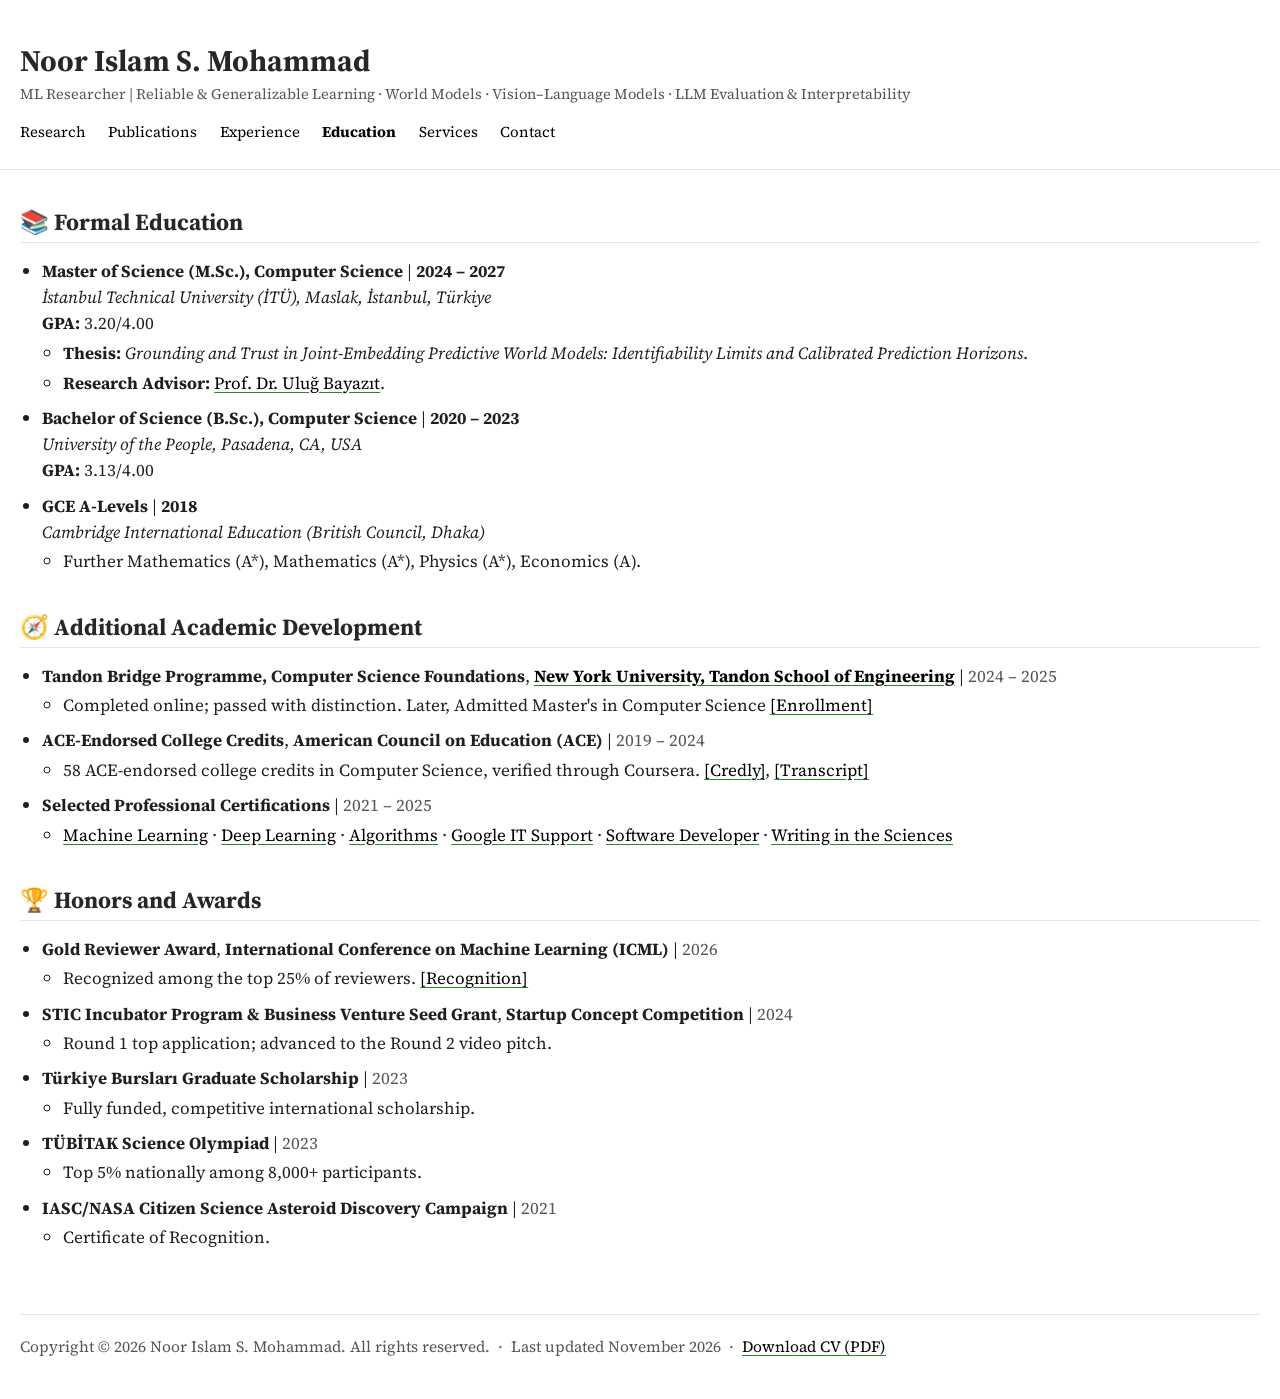
<file: education.html>
<!DOCTYPE html>
<html lang="en">
<head>
    <meta charset="UTF-8">
    <meta name="viewport" content="width=device-width, initial-scale=1.0">
    <title>Noor Islam S. Mohammad — Education</title>
    <meta name="description" content="Education, honors, and awards of Noor Islam S. Mohammad: M.Sc. in Computer Science at İstanbul Technical University, B.Sc. in Computer Science at University of the People, and GCE A-Levels.">
    <link rel="icon" href="data:image/svg+xml,%3Csvg xmlns='http://www.w3.org/2000/svg' viewBox='0 0 64 64'%3E%3Crect width='64' height='64' rx='12' fill='%238b0000'/%3E%3Ctext x='32' y='43' font-family='Georgia,serif' font-size='30' font-weight='700' fill='white' text-anchor='middle'%3ENI%3C/text%3E%3C/svg%3E">
    <link rel="preconnect" href="https://fonts.googleapis.com">
    <link rel="preconnect" href="https://fonts.gstatic.com" crossorigin>
    <link href="https://fonts.googleapis.com/css2?family=Source+Serif+4:ital,opsz,wght@0,8..60,400;0,8..60,600;0,8..60,700;1,8..60,400;1,8..60,600&display=swap" rel="stylesheet">
    <link rel="stylesheet" href="css/styles.css?v=20260920a">
</head>
<body>
<div class="wrapper">

    <div class="navbar container">
        <div class="brand">
            <a href="index.html" class="author-name">Noor Islam S. Mohammad</a>
            <span class="author-tagline">ML Researcher | Reliable &amp; Generalizable Learning &middot; World Models &middot; Vision&ndash;Language Models &middot; LLM Evaluation &amp; Interpretability</span>
        </div>
        <ul class="navbar-ul">
            <li><a href="index.html">Research</a></li>
            <li><a href="publications.html">Publications</a></li>
            <li><a href="experience.html">Experience</a></li>
            <li><a href="education.html" class="current">Education</a></li>
            <li><a href="services.html">Services</a></li>
            <li><a href="contact.html">Contact</a></li>
        </ul>
    </div>
    <hr>

    <div class="container content">

        <!-- Formal education -->
        <h2 id="formal-education">📚 Formal Education</h2>
        <hr>
        <ul class="exp">
            <li>
                <p><span class="role">Master of Science (M.Sc.), Computer Science</span> | <b>2024 &ndash; 2027</b><br>
                    <i>İstanbul Technical University (İTÜ), Maslak, İstanbul, Türkiye</i><br>
                    <b>GPA:</b> 3.20/4.00</p>
                <ul>
                    <li><b>Thesis:</b> <i>Grounding and Trust in Joint-Embedding Predictive World Models: Identifiability Limits and Calibrated Prediction Horizons</i>.</li>
                    <li><b>Research Advisor:</b> <a href="https://web.itu.edu.tr/ulugbayazit/" target="_blank" rel="noopener">Prof.&nbsp;Dr.&nbsp;Uluğ Bayazıt</a>.</li>
                </ul>
            </li>
            <li>
                <p><span class="role">Bachelor of Science (B.Sc.), Computer Science</span> | <b>2020 &ndash; 2023</b><br>
                    <i>University of the People, Pasadena, CA, USA</i><br>
                    <b>GPA:</b> 3.13/4.00</p>
            </li>
            <li>
                <p><span class="role">GCE A-Levels</span> | <b>2018</b><br>
                    <i>Cambridge International Education (British Council, Dhaka)</i></p>
                <ul>
                    <li>Further Mathematics (A*), Mathematics (A*), Physics (A*), Economics (A).</li>
                </ul>
            </li>
        </ul>

        <!-- Additional academic development -->
        <h2 id="additional-development">🧭 Additional Academic Development</h2>
        <hr>
        <ul class="exp">
            <li>
                <p><span class="role">Tandon Bridge Programme, Computer Science Foundations</span>, <span class="company"><a href="https://engineering.nyu.edu/academics/programs/nyu-tandon-bridge" target="_blank" rel="noopener">New York University, Tandon School of Engineering</a></span> | <span class="date">2024 &ndash; 2025</span></p>
                <ul>
                    <li>Completed online; passed with distinction. Later, Admitted Master's in Computer Science <a href="ac/EnrollmentCertificate.pdf" target="_blank" rel="noopener">[Enrollment]</a> </li>
                </ul>
            </li>
            <li>
                <p><span class="role">ACE-Endorsed College Credits</span>, <span class="company">American Council on Education (ACE)</span> | <span class="date">2019 &ndash; 2024</span></p>
                <ul>
                    <li>58 ACE-endorsed college credits in Computer Science, verified through Coursera. <a href="https://www.credly.com/users/nislam" target="_blank" rel="noopener">[Credly]</a>, <a href="ac/AceCredly.pdf" target="_blank" rel="noopener">[Transcript]</a></li>
                </ul>
            </li>
            <li>
                <p><span class="role">Selected Professional Certifications</span> | <span class="date">2021 &ndash; 2025</span></p>
                <ul>
                    <li>
                        <a href="https://www.coursera.org/account/accomplishments/verify/Q7PMXWTH6ATJ" target="_blank" rel="noopener">Machine Learning</a> &middot;
                        <a href="https://www.coursera.org/account/accomplishments/specialization/4H0MG3S0P14Z" target="_blank" rel="noopener">Deep Learning</a> &middot;
                        <a href="https://www.coursera.org/account/accomplishments/specialization/CBRNFD4764KK" target="_blank" rel="noopener">Algorithms</a> &middot;
                        <a href="https://www.coursera.org/account/accomplishments/specialization/ZF22BLDTSEL3" target="_blank" rel="noopener">Google IT Support</a> &middot;
                        <a href="https://www.coursera.org/account/accomplishments/specialization/RK24AADG7YDQ" target="_blank" rel="noopener">Software Developer</a> &middot;
                        <a href="https://www.coursera.org/account/accomplishments/verify/LBZFB785XHRR" target="_blank" rel="noopener">Writing in the Sciences</a>
                    </li>
                </ul>
            </li>
        </ul>

        <!-- Honors and awards -->
        <h2 id="honors">🏆 Honors and Awards</h2>
        <hr>
        <ul class="exp">
            <li>
                <p><span class="role">Gold Reviewer Award</span>, <span class="company">International Conference on Machine Learning (ICML)</span> | <span class="date">2026</span></p>
                <ul>
                    <li>Recognized among the top 25% of reviewers. <a href="ac/tmpfhextc7v.pdf" target="_blank" rel="noopener">[Recognition]</a></li>
                </ul>
            </li>
            <li>
                <p><span class="role">STIC Incubator Program &amp; Business Venture Seed Grant</span>, <span class="company">Startup Concept Competition</span> | <span class="date">2024</span></p>
                <ul>
                    <li>Round 1 top application; advanced to the Round 2 video pitch.</li>
                </ul>
            </li>
            <li>
                <p><span class="role">Türkiye Bursları Graduate Scholarship</span> | <span class="date">2023</span></p>
                <ul>
                    <li>Fully funded, competitive international scholarship.</li>
                </ul>
            </li>
            <li>
                <p><span class="role">TÜBİTAK Science Olympiad</span> | <span class="date">2023</span></p>
                <ul>
                    <li>Top 5% nationally among 8,000+ participants.</li>
                </ul>
            </li>
            <li>
                <p><span class="role">IASC/NASA Citizen Science Asteroid Discovery Campaign</span> | <span class="date">2021</span></p>
                <ul>
                    <li>Certificate of Recognition.</li>
                </ul>
            </li>
        </ul>

        <p class="footer">Copyright &copy; 2026 Noor Islam S. Mohammad. All rights reserved. &nbsp;&middot;&nbsp; Last updated November 2026 &nbsp;&middot;&nbsp; <a href="Yan-Jin_Kim_CV.pdf" target="_blank" rel="noopener">Download CV (PDF)</a></p>
    </div>
</div>

<div id="page-contents">
    <h4>Page Contents</h4>
</div>

<script src="js/main.js?v=20260920a"></script>
</body>
</html>
</file>
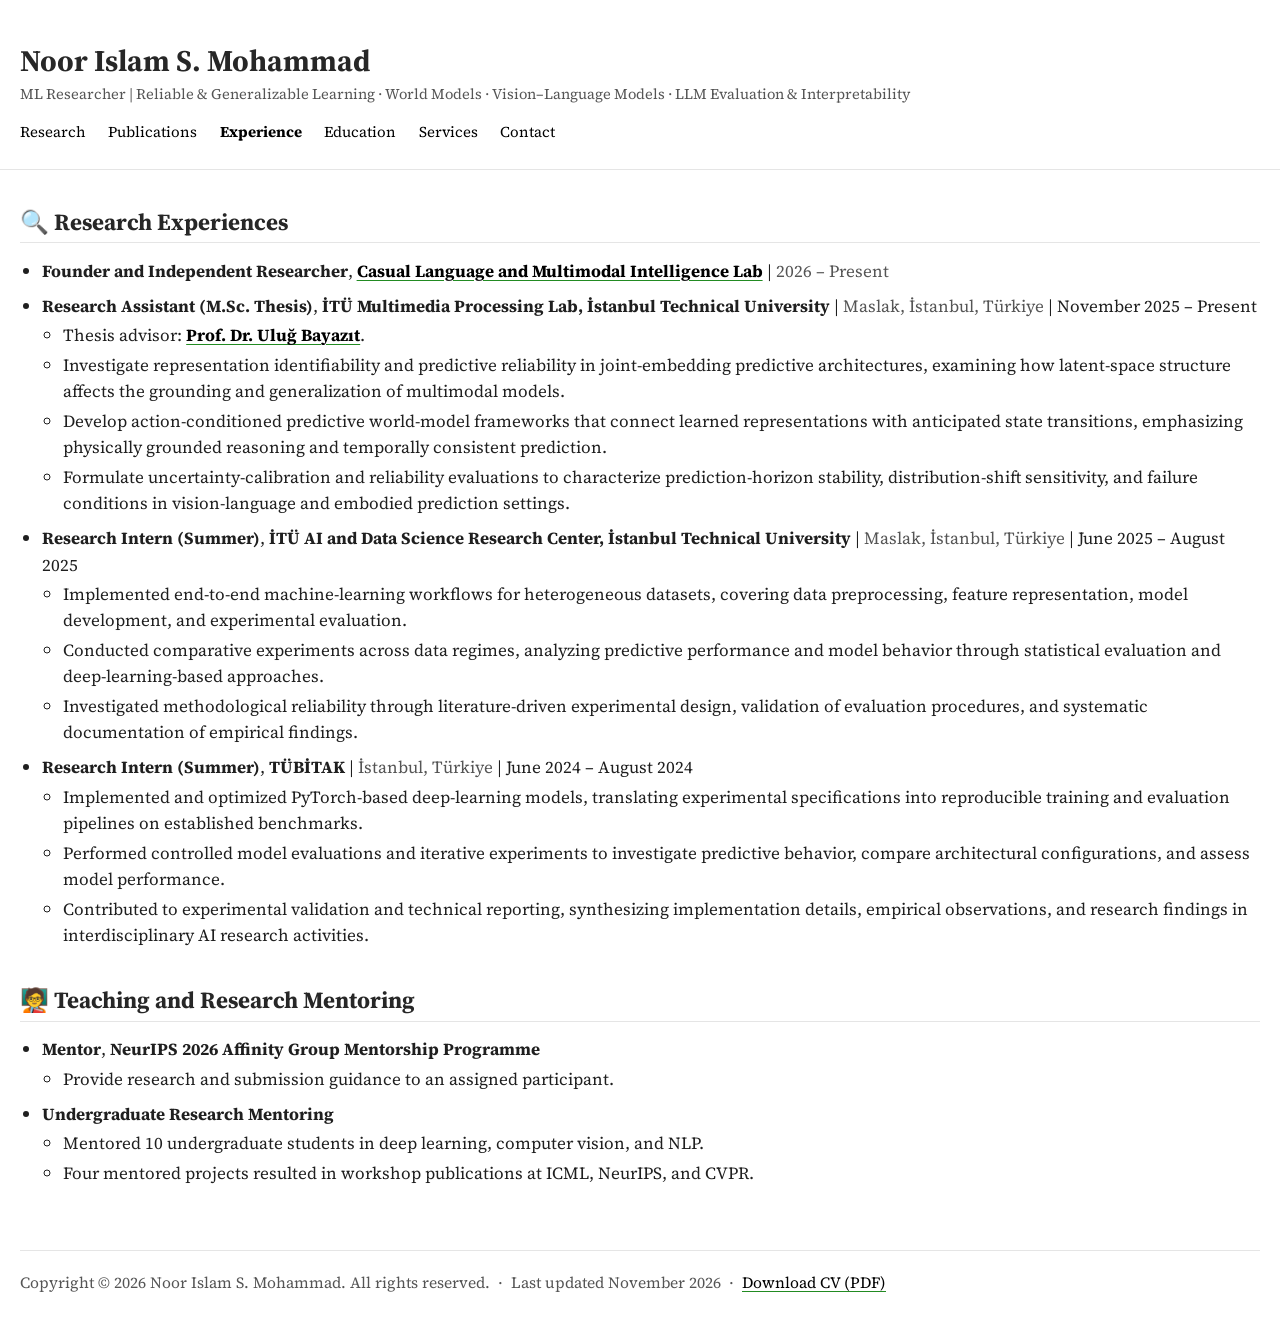
<file: experience.html>
<!DOCTYPE html>
<html lang="en">
<head>
    <meta charset="UTF-8">
    <meta name="viewport" content="width=device-width, initial-scale=1.0">
    <title>Noor Islam S. Mohammad — Experience</title>
    <meta name="description" content="Research experience and mentoring of Noor Islam S. Mohammad: Research Assistant at the İTÜ Multimedia Processing Lab (M.Sc. thesis), research internships at the İTÜ AI and Data Science Research Center and TÜBİTAK, and undergraduate research mentoring.">
    <link rel="icon" href="data:image/svg+xml,%3Csvg xmlns='http://www.w3.org/2000/svg' viewBox='0 0 64 64'%3E%3Crect width='64' height='64' rx='12' fill='%238b0000'/%3E%3Ctext x='32' y='43' font-family='Georgia,serif' font-size='30' font-weight='700' fill='white' text-anchor='middle'%3ENI%3C/text%3E%3C/svg%3E">
    <link rel="preconnect" href="https://fonts.googleapis.com">
    <link rel="preconnect" href="https://fonts.gstatic.com" crossorigin>
    <link href="https://fonts.googleapis.com/css2?family=Source+Serif+4:ital,opsz,wght@0,8..60,400;0,8..60,600;0,8..60,700;1,8..60,400;1,8..60,600&display=swap" rel="stylesheet">
    <link rel="stylesheet" href="css/styles.css?v=20260920a">
</head>
<body>
<div class="wrapper">

    <div class="navbar container">
        <div class="brand">
            <a href="index.html" class="author-name">Noor Islam S. Mohammad</a>
            <span class="author-tagline">ML Researcher | Reliable &amp; Generalizable Learning &middot; World Models &middot; Vision&ndash;Language Models &middot; LLM Evaluation &amp; Interpretability</span>
        </div>
        <ul class="navbar-ul">
            <li><a href="index.html">Research</a></li>
            <li><a href="publications.html">Publications</a></li>
            <li><a href="experience.html" class="current">Experience</a></li>
            <li><a href="education.html">Education</a></li>
            <li><a href="services.html">Services</a></li>
            <li><a href="contact.html">Contact</a></li>
        </ul>
    </div>
    <hr>

    <div class="container content">

        <!-- Research experiences -->
        <h2 id="research">🔍 Research Experiences</h2>
        <hr>
        <ul class="exp">
            <li>
                <p><span class="role">Founder and Independent Researcher</span>, <span class="company"><a href="https://clmilab.github.io/" target="_blank" rel="noopener">Casual Language and Multimodal Intelligence Lab</a></span> |
                    <span class="date">2026 &ndash; Present</span></p>
            </li>
            <li>
                <p><span class="role">Research Assistant (M.Sc. Thesis)</span>, <span class="company">İTÜ Multimedia Processing Lab, İstanbul Technical University</span> |
                    <span class="date">Maslak, İstanbul, Türkiye</span> | November 2025 &ndash; Present</p>
                <ul>
                    <li>Thesis advisor: <b><a href="https://web.itu.edu.tr/ulugbayazit/" target="_blank" rel="noopener">Prof.&nbsp;Dr.&nbsp;Uluğ Bayazıt</a></b>.</li>
                    <li>Investigate representation identifiability and predictive reliability in joint-embedding predictive architectures, examining how latent-space structure affects the grounding and generalization of multimodal models.</li>
                    <li>Develop action-conditioned predictive world-model frameworks that connect learned representations with anticipated state transitions, emphasizing physically grounded reasoning and temporally consistent prediction.</li>
                    <li>Formulate uncertainty-calibration and reliability evaluations to characterize prediction-horizon stability, distribution-shift sensitivity, and failure conditions in vision-language and embodied prediction settings.</li>
                </ul>
            </li>
            <li>
                <p><span class="role">Research Intern (Summer)</span>, <span class="company">İTÜ AI and Data Science Research Center, İstanbul Technical University</span> |
                    <span class="date">Maslak, İstanbul, Türkiye</span> | June 2025 &ndash; August 2025</p>
                <ul>
                    <li>Implemented end-to-end machine-learning workflows for heterogeneous datasets, covering data preprocessing, feature representation, model development, and experimental evaluation.</li>
                    <li>Conducted comparative experiments across data regimes, analyzing predictive performance and model behavior through statistical evaluation and deep-learning-based approaches.</li>
                    <li>Investigated methodological reliability through literature-driven experimental design, validation of evaluation procedures, and systematic documentation of empirical findings.</li>
                </ul>
            </li>
            <li>
                <p><span class="role">Research Intern (Summer)</span>, <span class="company">TÜBİTAK</span> |
                    <span class="date">İstanbul, Türkiye</span> | June 2024 &ndash; August 2024</p>
                <ul>
                    <li>Implemented and optimized PyTorch-based deep-learning models, translating experimental specifications into reproducible training and evaluation pipelines on established benchmarks.</li>
                    <li>Performed controlled model evaluations and iterative experiments to investigate predictive behavior, compare architectural configurations, and assess model performance.</li>
                    <li>Contributed to experimental validation and technical reporting, synthesizing implementation details, empirical observations, and research findings in interdisciplinary AI research activities.</li>
                </ul>
            </li>
        </ul>

        <!-- Teaching and mentoring -->
        <h2 id="mentoring">🧑‍🏫 Teaching and Research Mentoring</h2>
        <hr>
        <ul class="exp">
            <li>
                <p><span class="role">Mentor</span>, <span class="company">NeurIPS 2026 Affinity Group Mentorship Programme</span></p>
                <ul>
                    <li>Provide research and submission guidance to an assigned participant.</li>
                </ul>
            </li>
            <li>
                <p><span class="role">Undergraduate Research Mentoring</span></p>
                <ul>
                    <li>Mentored 10 undergraduate students in deep learning, computer vision, and NLP.</li>
                    <li>Four mentored projects resulted in workshop publications at ICML, NeurIPS, and CVPR.</li>
                </ul>
            </li>
        </ul>

        <p class="footer">Copyright &copy; 2026 Noor Islam S. Mohammad. All rights reserved. &nbsp;&middot;&nbsp; Last updated November 2026 &nbsp;&middot;&nbsp; <a href="Yan-Jin_Kim_CV.pdf" target="_blank" rel="noopener">Download CV (PDF)</a></p>
    </div>
</div>

<div id="page-contents">
    <h4>Page Contents</h4>
</div>

<script src="js/main.js?v=20260920a"></script>
</body>
</html>
</file>
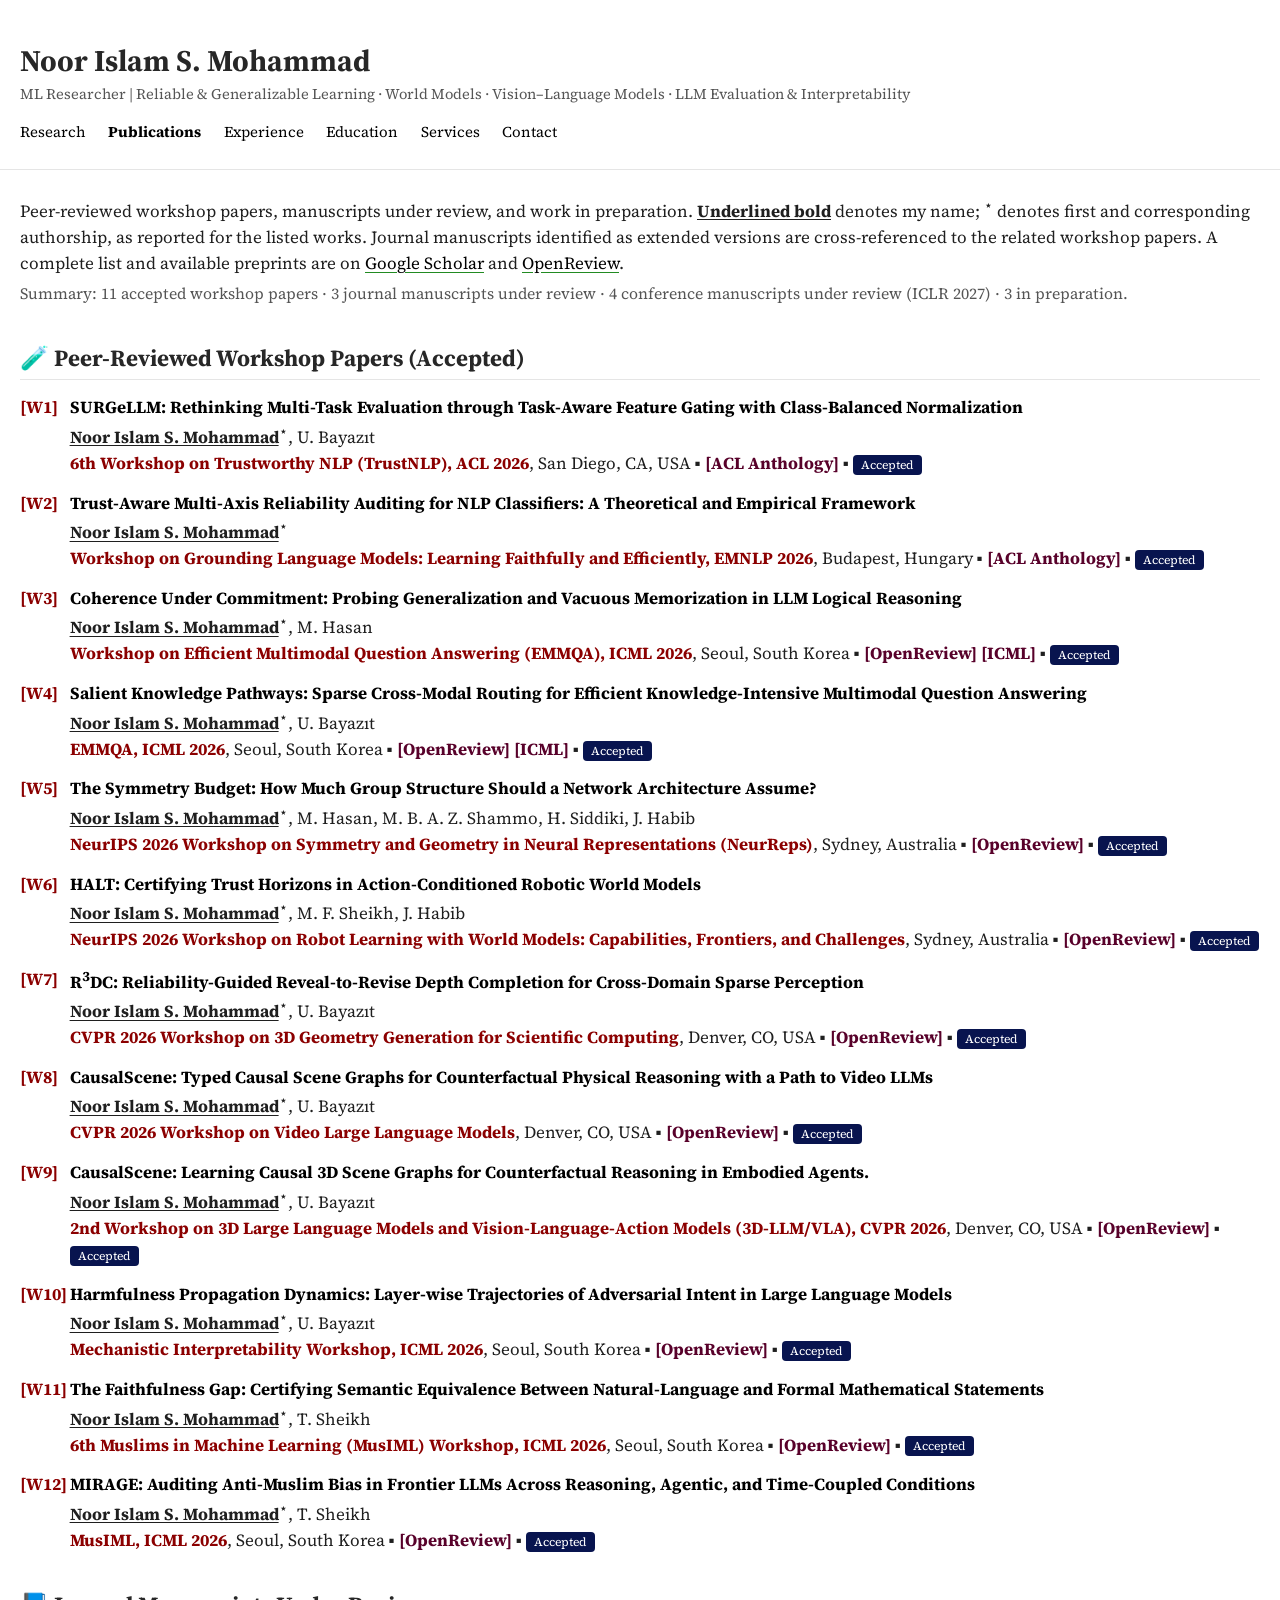
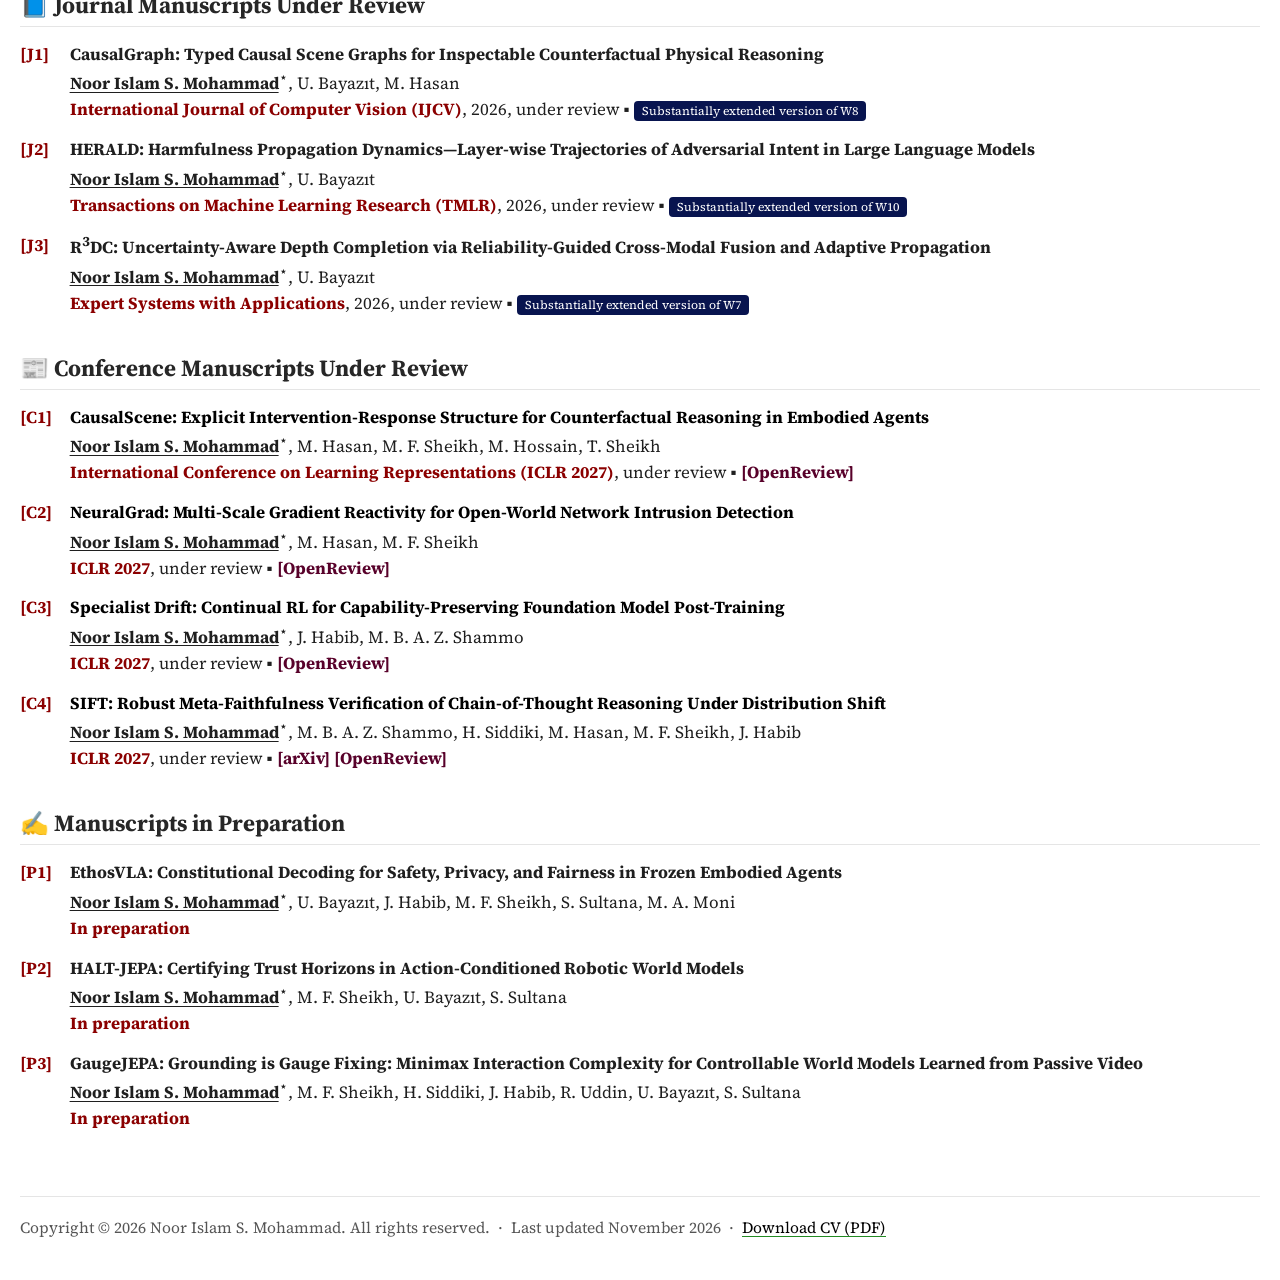
<file: publications.html>
<!DOCTYPE html>
<html lang="en">
<head>
    <meta charset="UTF-8">
    <meta name="viewport" content="width=device-width, initial-scale=1.0">
    <title>Noor Islam S. Mohammad — Publications</title>
    <meta name="description" content="Publications of Noor Islam S. Mohammad: 11 accepted workshop papers at ACL, EMNLP, ICML, NeurIPS, and CVPR 2026 workshops; journal manuscripts under review at IJCV, TMLR, and Expert Systems with Applications; ICLR 2027 submissions; and work in preparation.">
    <link rel="icon" href="data:image/svg+xml,%3Csvg xmlns='http://www.w3.org/2000/svg' viewBox='0 0 64 64'%3E%3Crect width='64' height='64' rx='12' fill='%238b0000'/%3E%3Ctext x='32' y='43' font-family='Georgia,serif' font-size='30' font-weight='700' fill='white' text-anchor='middle'%3ENI%3C/text%3E%3C/svg%3E">
    <link rel="preconnect" href="https://fonts.googleapis.com">
    <link rel="preconnect" href="https://fonts.gstatic.com" crossorigin>
    <link href="https://fonts.googleapis.com/css2?family=Source+Serif+4:ital,opsz,wght@0,8..60,400;0,8..60,600;0,8..60,700;1,8..60,400;1,8..60,600&display=swap" rel="stylesheet">
    <link rel="stylesheet" href="css/styles.css?v=20260920a">
</head>
<body>
<div class="wrapper">

    <div class="navbar container">
        <div class="brand">
            <a href="index.html" class="author-name">Noor Islam S. Mohammad</a>
            <span class="author-tagline">ML Researcher | Reliable &amp; Generalizable Learning &middot; World Models &middot; Vision&ndash;Language Models &middot; LLM Evaluation &amp; Interpretability</span>
        </div>
        <ul class="navbar-ul">
            <li><a href="index.html">Research</a></li>
            <li><a href="publications.html" class="current">Publications</a></li>
            <li><a href="experience.html">Experience</a></li>
            <li><a href="education.html">Education</a></li>
            <li><a href="services.html">Services</a></li>
            <li><a href="contact.html">Contact</a></li>
        </ul>
    </div>
    <hr>

    <div class="container content">

        <h2 id="all-pubs" class="hidden-header">📚 All Publications</h2>
        <p>
            Peer-reviewed workshop papers, manuscripts under review, and work in preparation.
            <span class="me">Underlined bold</span> denotes my name; <sup>&#8902;</sup> denotes first and corresponding authorship, as reported for the listed works.
            Journal manuscripts identified as extended versions are cross-referenced to the related workshop papers.
            A complete list and available preprints are on
            <a href="https://scholar.google.com/citations?user=hvBAaWwAAAAJ&amp;hl=en" target="_blank" rel="noopener">Google Scholar</a>
            and <a href="https://openreview.net/profile?id=%7ENoor_Islam_S._Mohammad1" target="_blank" rel="noopener">OpenReview</a>.
        </p>
        <p class="pub-note">
            Summary: 11 accepted workshop papers &middot; 3 journal manuscripts under review &middot; 4 conference manuscripts under review (ICLR 2027) &middot; 3 in preparation.
        </p>

        <!-- Workshop papers -->
        <h2 id="workshop">🧪 Peer-Reviewed Workshop Papers (Accepted)</h2>
        <hr>
        <ul class="pub-list">
            <li>
                <p class="paper">
                    <span class="pub-num">[W1]</span>
                    <span class="paper-title"><a href="https://aclanthology.org/2026.trustnlp-main.47.pdf" target="_blank" rel="noopener">SURGeLLM: Rethinking Multi-Task Evaluation through Task-Aware Feature Gating with Class-Balanced Normalization</a></span><br>
                    <span class="me">Noor Islam S. Mohammad</span><sup>&#8902;</sup>, U. Bayazıt<br>
                    <span class="venue">6th Workshop on Trustworthy NLP (TrustNLP), ACL 2026</span>, San Diego, CA, USA &#9642;
                    <a href="https://aclanthology.org/2026.trustnlp-main.47.pdf" target="_blank" rel="noopener" class="plain"><span class="plink">[ACL Anthology]</span></a> &#9642;
                    <span class="tag-btn t-note">Accepted</span>
                </p>
            </li>
            <li>
                <p class="paper">
                    <span class="pub-num">[W2]</span>
                    <span class="paper-title"><a href="https://aclanthology.org/2026.groundlm-1.4/" target="_blank" rel="noopener">Trust-Aware Multi-Axis Reliability Auditing for NLP Classifiers: A Theoretical and Empirical Framework</a></span><br>
                    <span class="me">Noor Islam S. Mohammad</span><sup>&#8902;</sup><br>
                    <span class="venue">Workshop on Grounding Language Models: Learning Faithfully and Efficiently, EMNLP 2026</span>, Budapest, Hungary &#9642;
                    <a href="https://aclanthology.org/2026.groundlm-1.4/" target="_blank" rel="noopener" class="plain"><span class="plink">[ACL Anthology]</span></a> &#9642;
                    <span class="tag-btn t-note">Accepted</span>
                </p>
            </li>
            <li>
                <p class="paper">
                    <span class="pub-num">[W3]</span>
                    <span class="paper-title"><a href="https://arxiv.org/pdf/2606.21083" target="_blank" rel="noopener">Coherence Under Commitment: Probing Generalization and Vacuous Memorization in LLM Logical Reasoning</a></span><br>
                    <span class="me">Noor Islam S. Mohammad</span><sup>&#8902;</sup>, M. Hasan<br>
                    <span class="venue">Workshop on Efficient Multimodal Question Answering (EMMQA), ICML 2026</span>, Seoul, South Korea &#9642;
                    <a href="https://openreview.net/pdf?id=N94t5ZnDNP" target="_blank" rel="noopener" class="plain"><span class="plink">[OpenReview]</span></a>
                    <a href="https://icml.cc/virtual/2026/80419" target="_blank" rel="noopener" class="plain"><span class="plink">[ICML]</span></a> &#9642;
                    <span class="tag-btn t-note">Accepted</span>
                </p>
            </li>
            <li>
                <p class="paper">
                    <span class="pub-num">[W4]</span>
                    <span class="paper-title"><a href="https://arxiv.org/pdf/2607.25422v1" target="_blank" rel="noopener">Salient Knowledge Pathways: Sparse Cross-Modal Routing for Efficient Knowledge-Intensive Multimodal Question Answering</a></span><br>
                    <span class="me">Noor Islam S. Mohammad</span><sup>&#8902;</sup>, U. Bayazıt<br>
                    <span class="venue">EMMQA, ICML 2026</span>, Seoul, South Korea &#9642;
                    <a href="https://openreview.net/pdf?id=ZpB3jJfyLa" target="_blank" rel="noopener" class="plain"><span class="plink">[OpenReview]</span></a>
                    <a href="https://icml.cc/virtual/2026/80383" target="_blank" rel="noopener" class="plain"><span class="plink">[ICML]</span></a> &#9642;
                    <span class="tag-btn t-note">Accepted</span>
                </p>
            </li>
            <li>
                <p class="paper">
                    <span class="pub-num">[W5]</span>
                    <span class="paper-title"><a href="https://openreview.net/pdf?id=ygSQg5ChKs" target="_blank" rel="noopener">The Symmetry Budget: How Much Group Structure Should a Network Architecture Assume?</a></span><br>
                    <span class="me">Noor Islam S. Mohammad</span><sup>&#8902;</sup>, M. Hasan, M. B. A. Z. Shammo, H. Siddiki, J. Habib<br>
                    <span class="venue">NeurIPS 2026 Workshop on Symmetry and Geometry in Neural Representations (NeurReps)</span>, Sydney, Australia &#9642;
                    <a href="https://neurips.cc/virtual/2026/loc/sydney/157466" target="_blank" rel="noopener" class="plain"><span class="plink">[OpenReview]</span></a> &#9642;
                    <span class="tag-btn t-note">Accepted</span>
                </p>
            </li>
            <li>
                <p class="paper">
                    <span class="pub-num">[W6]</span>
                    <span class="paper-title"><a href="https://openreview.net/pdf?id=K0igUUAyzH" target="_blank" rel="noopener">HALT: Certifying Trust Horizons in Action-Conditioned Robotic World Models</a></span><br>
                    <span class="me">Noor Islam S. Mohammad</span><sup>&#8902;</sup>, M. F. Sheikh, J. Habib<br>
                    <span class="venue">NeurIPS 2026 Workshop on Robot Learning with World Models: Capabilities, Frontiers, and Challenges</span>, Sydney, Australia &#9642;
                    <a href="https://openreview.net/pdf?id=K0igUUAyzH" target="_blank" rel="noopener" class="plain"><span class="plink">[OpenReview]</span></a> &#9642;
                    <span class="tag-btn t-note">Accepted</span>
                </p>
            </li>
            <li>
                <p class="paper">
                    <span class="pub-num">[W7]</span>
                    <span class="paper-title"><a href="https://openreview.net/forum?id=odj32HFuaj" target="_blank" rel="noopener">R<sup>3</sup>DC: Reliability-Guided Reveal-to-Revise Depth Completion for Cross-Domain Sparse Perception</a></span><br>
                    <span class="me">Noor Islam S. Mohammad</span><sup>&#8902;</sup>, U. Bayazıt<br>
                    <span class="venue">CVPR 2026 Workshop on 3D Geometry Generation for Scientific Computing</span>, Denver, CO, USA &#9642;
                    <a href="https://openreview.net/forum?id=odj32HFuaj" target="_blank" rel="noopener" class="plain"><span class="plink">[OpenReview]</span></a> &#9642;
                    <span class="tag-btn t-note">Accepted</span>
                </p>
            </li>
            <li>
                <p class="paper">
                    <span class="pub-num">[W8]</span>
                    <span class="paper-title"><a href="https://openreview.net/pdf?id=WP6hAk9ani" target="_blank" rel="noopener">CausalScene: Typed Causal Scene Graphs for Counterfactual Physical Reasoning with a Path to Video LLMs</a></span><br>
                    <span class="me">Noor Islam S. Mohammad</span><sup>&#8902;</sup>, U. Bayazıt<br>
                    <span class="venue">CVPR 2026 Workshop on Video Large Language Models</span>, Denver, CO, USA &#9642;
                    <a href="https://openreview.net/pdf?id=WP6hAk9ani" target="_blank" rel="noopener" class="plain"><span class="plink">[OpenReview]</span></a> &#9642;
                    <span class="tag-btn t-note">Accepted</span>
                </p>
            </li>
            <li>
                <p class="paper">
                    <span class="pub-num">[W9]</span>
                    <span class="paper-title"><a href="https://openreview.net/pdf?id=pNyXMBdXbE" target="_blank" rel="noopener">CausalScene: Learning Causal 3D Scene Graphs for Counterfactual Reasoning in Embodied Agents.</a></span><br>
                    <span class="me">Noor Islam S. Mohammad</span><sup>&#8902;</sup>, U. Bayazıt<br>
                    <span class="venue">2nd Workshop on 3D Large Language Models and Vision-Language-Action Models (3D-LLM/VLA), CVPR 2026</span>, Denver, CO, USA &#9642;
                    <a href="https://openreview.net/pdf?id=pNyXMBdXbE" target="_blank" rel="noopener" class="plain"><span class="plink">[OpenReview]</span></a> &#9642;
                    <span class="tag-btn t-note">Accepted</span> 
                </p>
            </li>
            <li>
                <p class="paper">
                    <span class="pub-num">[W10]</span>
                    <span class="paper-title"><a href="https://openreview.net/forum?id=SGnAkwZ3VV" target="_blank" rel="noopener">Harmfulness Propagation Dynamics: Layer-wise Trajectories of Adversarial Intent in Large Language Models</a></span><br>
                    <span class="me">Noor Islam S. Mohammad</span><sup>&#8902;</sup>, U. Bayazıt<br>
                    <span class="venue">Mechanistic Interpretability Workshop, ICML 2026</span>, Seoul, South Korea &#9642;
                    <a href="https://openreview.net/forum?id=SGnAkwZ3VV" target="_blank" rel="noopener" class="plain"><span class="plink">[OpenReview]</span></a> &#9642;
                    <span class="tag-btn t-note">Accepted</span>
                </p>
            </li>
            <li>
                <p class="paper">
                    <span class="pub-num">[W11]</span>
                    <span class="paper-title"><a href="https://openreview.net/forum?id=bDKvdZJVgK" target="_blank" rel="noopener">The Faithfulness Gap: Certifying Semantic Equivalence Between Natural-Language and Formal Mathematical Statements</a></span><br>
                    <span class="me">Noor Islam S. Mohammad</span><sup>&#8902;</sup>, T. Sheikh<br>
                    <span class="venue">6th Muslims in Machine Learning (MusIML) Workshop, ICML 2026</span>, Seoul, South Korea &#9642;
                    <a href="https://openreview.net/forum?id=bDKvdZJVgK" target="_blank" rel="noopener" class="plain"><span class="plink">[OpenReview]</span></a> &#9642;
                    <span class="tag-btn t-note">Accepted</span>
                </p>
            </li>
            <li>
                <p class="paper">
                    <span class="pub-num">[W12]</span>
                    <span class="paper-title"><a href="https://openreview.net/forum?id=UDOQMDnqQd" target="_blank" rel="noopener">MIRAGE: Auditing Anti-Muslim Bias in Frontier LLMs Across Reasoning, Agentic, and Time-Coupled Conditions</a></span><br>
                    <span class="me">Noor Islam S. Mohammad</span><sup>&#8902;</sup>, T. Sheikh<br>
                    <span class="venue">MusIML, ICML 2026</span>, Seoul, South Korea &#9642;
                    <a href="https://openreview.net/forum?id=UDOQMDnqQd" target="_blank" rel="noopener" class="plain"><span class="plink">[OpenReview]</span></a> &#9642;
                    <span class="tag-btn t-note">Accepted</span>
                </p>
            </li>
        </ul>

        <!-- Journal manuscripts under review -->
        <h2 id="journal">📘 Journal Manuscripts Under Review</h2>
        <hr>
        <ul class="pub-list">
            <li>
                <p class="paper">
                    <span class="pub-num">[J1]</span>
                    <span class="paper-title">CausalGraph: Typed Causal Scene Graphs for Inspectable Counterfactual Physical Reasoning</span><br>
                    <span class="me">Noor Islam S. Mohammad</span><sup>&#8902;</sup>, U. Bayazıt, M. Hasan<br>
                    <span class="venue">International Journal of Computer Vision (IJCV)</span>, 2026, under review &#9642;
                    <span class="tag-btn t-note">Substantially extended version of W8</span>
                </p>
            </li>
            <li>
                <p class="paper">
                    <span class="pub-num">[J2]</span>
                    <span class="paper-title">HERALD: Harmfulness Propagation Dynamics&mdash;Layer-wise Trajectories of Adversarial Intent in Large Language Models</span><br>
                    <span class="me">Noor Islam S. Mohammad</span><sup>&#8902;</sup>, U. Bayazıt<br>
                    <span class="venue">Transactions on Machine Learning Research (TMLR)</span>, 2026, under review &#9642;
                    <span class="tag-btn t-note">Substantially extended version of W10</span>
                </p>
            </li>
            <li>
                <p class="paper">
                    <span class="pub-num">[J3]</span>
                    <span class="paper-title">R<sup>3</sup>DC: Uncertainty-Aware Depth Completion via Reliability-Guided Cross-Modal Fusion and Adaptive Propagation</span><br>
                    <span class="me">Noor Islam S. Mohammad</span><sup>&#8902;</sup>, U. Bayazıt<br>
                    <span class="venue">Expert Systems with Applications</span>, 2026, under review &#9642;
                    <span class="tag-btn t-note">Substantially extended version of W7</span>
                </p>
            </li>
        </ul>

        <!-- Conference manuscripts under review -->
        <h2 id="conference">📰 Conference Manuscripts Under Review</h2>
        <hr>
        <ul class="pub-list">
            <li>
                <p class="paper">
                    <span class="pub-num">[C1]</span>
                    <span class="paper-title"><a href="https://openreview.net/pdf?id=AGKWSqBLlu" target="_blank" rel="noopener">CausalScene: Explicit Intervention-Response Structure for Counterfactual Reasoning in Embodied Agents</a></span><br>
                    <span class="me">Noor Islam S. Mohammad</span><sup>&#8902;</sup>, M. Hasan, M. F. Sheikh, M. Hossain, T. Sheikh<br>
                    <span class="venue">International Conference on Learning Representations (ICLR 2027)</span>, under review &#9642;
                    <a href="https://openreview.net/pdf?id=AGKWSqBLlu" target="_blank" rel="noopener" class="plain"><span class="plink">[OpenReview]</span></a>
                </p>
            </li>
            <li>
                <p class="paper">
                    <span class="pub-num">[C2]</span>
                    <span class="paper-title"><a href="https://openreview.net/pdf?id=I1iwOhlx4O" target="_blank" rel="noopener">NeuralGrad: Multi-Scale Gradient Reactivity for Open-World Network Intrusion Detection</a></span><br>
                    <span class="me">Noor Islam S. Mohammad</span><sup>&#8902;</sup>, M. Hasan, M. F. Sheikh<br>
                    <span class="venue">ICLR 2027</span>, under review &#9642;
                    <a href="https://openreview.net/pdf?id=I1iwOhlx4O" target="_blank" rel="noopener" class="plain"><span class="plink">[OpenReview]</span></a>
                </p>
            </li>
            <li>
                <p class="paper">
                    <span class="pub-num">[C3]</span>
                    <span class="paper-title"><a href="https://openreview.net/pdf?id=tzWY9hXGwW" target="_blank" rel="noopener">Specialist Drift: Continual RL for Capability-Preserving Foundation Model Post-Training</a></span><br>
                    <span class="me">Noor Islam S. Mohammad</span><sup>&#8902;</sup>, J. Habib, M. B. A. Z. Shammo<br>
                    <span class="venue">ICLR 2027</span>, under review &#9642;
                    <a href="https://openreview.net/pdf?id=tzWY9hXGwW" target="_blank" rel="noopener" class="plain"><span class="plink">[OpenReview]</span></a>
                </p>
            </li>
            <li>
                <p class="paper">
                    <span class="pub-num">[C4]</span>
                    <span class="paper-title"><a href="https://arxiv.org/pdf/2610.04594" target="_blank" rel="noopener">SIFT: Robust Meta-Faithfulness Verification of Chain-of-Thought Reasoning Under Distribution Shift</a></span><br>
                    <span class="me">Noor Islam S. Mohammad</span><sup>&#8902;</sup>, M. B. A. Z. Shammo, H. Siddiki, M. Hasan, M. F. Sheikh, J. Habib<br>
                    <span class="venue">ICLR 2027</span>, under review &#9642;
                    <a href="https://arxiv.org/pdf/2610.04594" target="_blank" rel="noopener" class="plain"><span class="plink">[arXiv]</span></a>
                    <a href="https://openreview.net/pdf?id=iWjzxpTGx3" target="_blank" rel="noopener" class="plain"><span class="plink">[OpenReview]</span></a>
                </p>
            </li>
        </ul>

        <!-- In preparation -->
        <h2 id="in-prep">✍️ Manuscripts in Preparation</h2>
        <hr>
        <ul class="pub-list">
            <li>
                <p class="paper">
                    <span class="pub-num">[P1]</span>
                    <span class="paper-title">EthosVLA: Constitutional Decoding for Safety, Privacy, and Fairness in Frozen Embodied Agents</span><br>
                    <span class="me">Noor Islam S. Mohammad</span><sup>&#8902;</sup>, U. Bayazıt, J. Habib, M. F. Sheikh, S. Sultana, M. A. Moni<br>
                    <span class="venue">In preparation</span>
                </p>
            </li>
            <li>
                <p class="paper">
                    <span class="pub-num">[P2]</span>
                    <span class="paper-title">HALT-JEPA: Certifying Trust Horizons in Action-Conditioned Robotic World Models</span><br>
                    <span class="me">Noor Islam S. Mohammad</span><sup>&#8902;</sup>, M. F. Sheikh, U. Bayazıt, S. Sultana<br>
                    <span class="venue">In preparation</span>
                </p>
            </li>
            <li>
                <p class="paper">
                    <span class="pub-num">[P3]</span>
                    <span class="paper-title">GaugeJEPA: Grounding is Gauge Fixing: Minimax Interaction Complexity for Controllable World Models Learned from Passive Video</span><br>
                    <span class="me">Noor Islam S. Mohammad</span><sup>&#8902;</sup>, M. F. Sheikh, H. Siddiki, J. Habib, R. Uddin, U. Bayazıt, S. Sultana<br>
                    <span class="venue">In preparation</span>
                </p>
            </li>
        </ul>

        <p class="footer">Copyright &copy; 2026 Noor Islam S. Mohammad. All rights reserved. &nbsp;&middot;&nbsp; Last updated November 2026 &nbsp;&middot;&nbsp; <a href="Yan-Jin_Kim_CV.pdf" target="_blank" rel="noopener">Download CV (PDF)</a></p>
    </div>
</div>

<div id="page-contents">
    <h4>Page Contents</h4>
</div>

<script src="js/main.js?v=20260920a"></script>
</body>
</html>
</file>
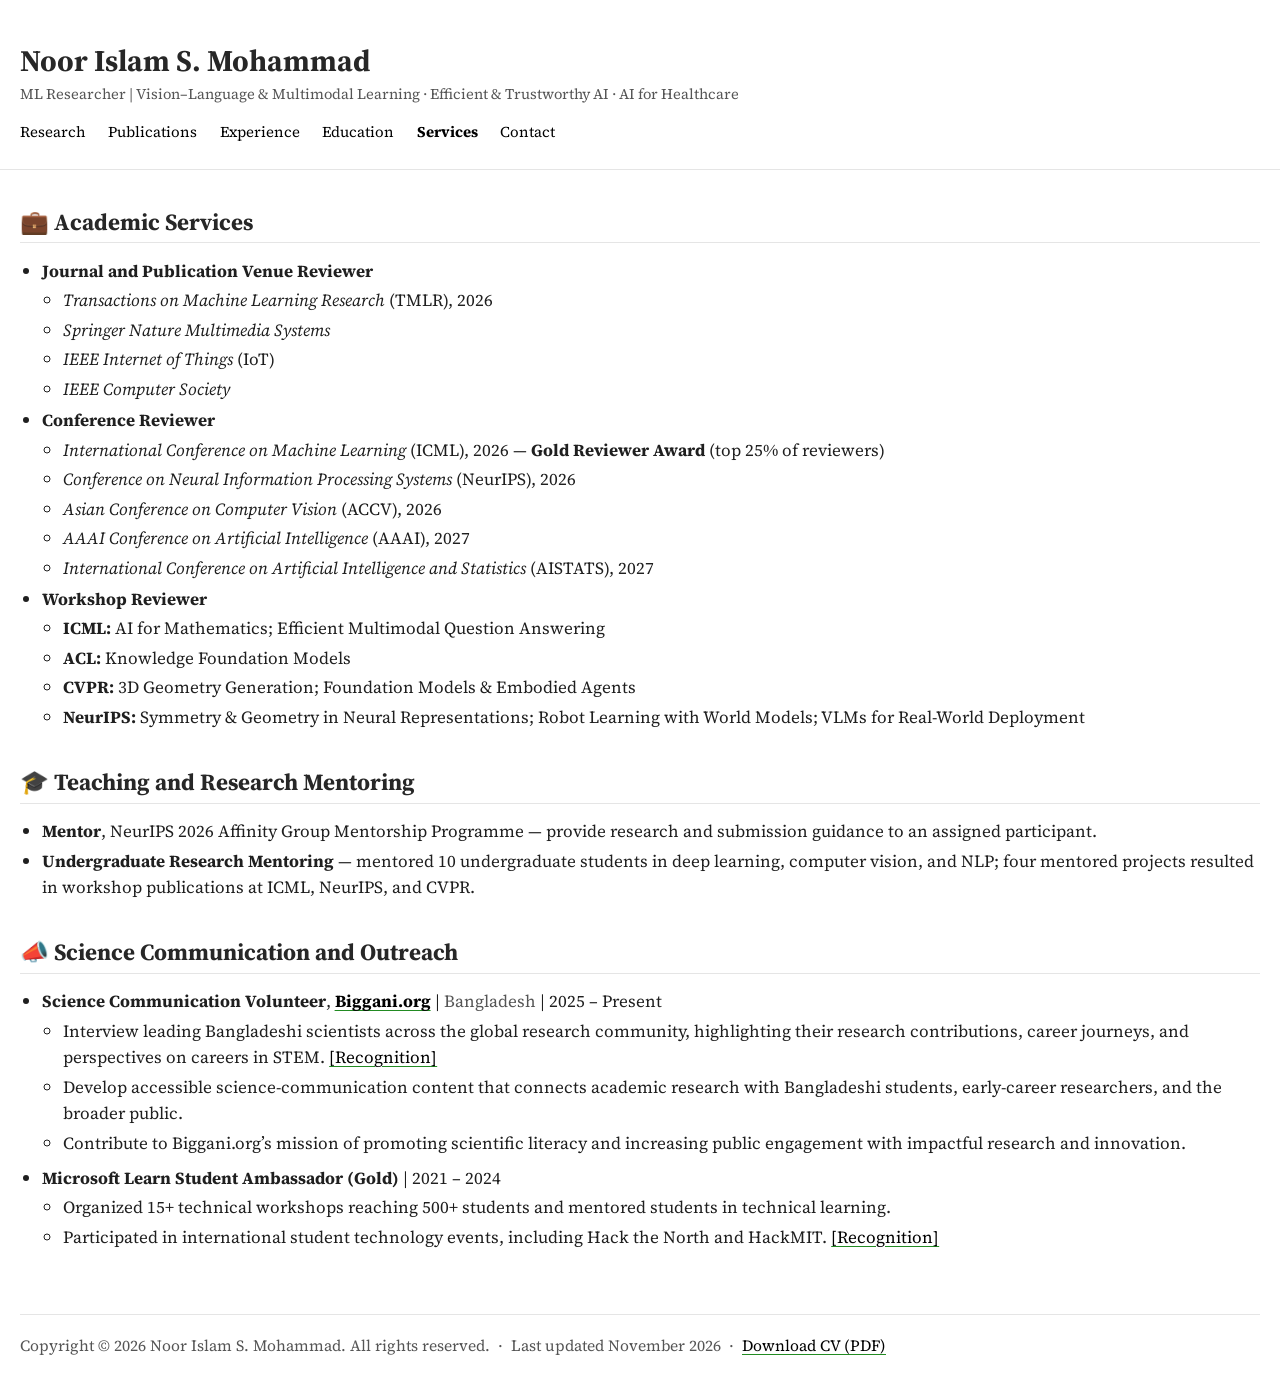
<file: services.html>
<!DOCTYPE html>
<html lang="en">
<head>
    <meta charset="UTF-8">
    <meta name="viewport" content="width=device-width, initial-scale=1.0">
    <title>Noor Islam S. Mohammad — Services</title>
    <meta name="description" content="Academic service, peer review, mentoring, and science communication by Noor Islam S. Mohammad.">
    <link rel="icon" href="data:image/svg+xml,%3Csvg xmlns='http://www.w3.org/2000/svg' viewBox='0 0 64 64'%3E%3Crect width='64' height='64' rx='12' fill='%238b0000'/%3E%3Ctext x='32' y='43' font-family='Georgia,serif' font-size='30' font-weight='700' fill='white' text-anchor='middle'%3ESA%3C/text%3E%3C/svg%3E">
    <link rel="preconnect" href="https://fonts.googleapis.com">
    <link rel="preconnect" href="https://fonts.gstatic.com" crossorigin>
    <link href="https://fonts.googleapis.com/css2?family=Source+Serif+4:ital,opsz,wght@0,8..60,400;0,8..60,600;0,8..60,700;1,8..60,400;1,8..60,600&display=swap" rel="stylesheet">
    <link rel="stylesheet" href="css/styles.css?v=20260920a">
</head>
<body>
<div class="wrapper">

    <div class="navbar container">
        <div class="brand">
            <a href="index.html" class="author-name">Noor Islam S. Mohammad</a>
            <span class="author-tagline">ML Researcher | Vision&ndash;Language &amp; Multimodal Learning &middot; Efficient &amp; Trustworthy AI &middot; AI for Healthcare</span>
        </div>
        <ul class="navbar-ul">
            <li><a href="index.html">Research</a></li>
            <li><a href="publications.html">Publications</a></li>
            <li><a href="experience.html">Experience</a></li>
            <li><a href="education.html">Education</a></li>
            <li><a href="services.html" class="current">Services</a></li>
            <li><a href="contact.html">Contact</a></li>
        </ul>
    </div>
    <hr>

    <div class="container content">

        <!-- Peer review -->
        <h2 id="peer-review">💼 Academic Services</h2>
        <hr>
        <ul>
            <li><b>Journal and Publication Venue Reviewer</b>
                <ul>
                    <li><i>Transactions on Machine Learning Research</i> (TMLR), 2026</li>
                    <li><i>Springer Nature Multimedia Systems</i></li>
                    <li><i>IEEE Internet of Things</i> (IoT)</li>
                    <li><i>IEEE Computer Society</i></li>
                </ul>
            </li>
            <li><b>Conference Reviewer</b>
                <ul>
                    <li><i>International Conference on Machine Learning</i> (ICML), 2026 &mdash; <b>Gold Reviewer Award</b> (top 25% of reviewers)</li>
                    <li><i>Conference on Neural Information Processing Systems</i> (NeurIPS), 2026</li>
                    <li><i>Asian Conference on Computer Vision</i> (ACCV), 2026</li>
                    <li><i>AAAI Conference on Artificial Intelligence</i> (AAAI), 2027</li>
                    <li><i>International Conference on Artificial Intelligence and Statistics</i> (AISTATS), 2027</li>
                </ul>
            </li>
            <li><b>Workshop Reviewer</b>
                <ul>
                    <li><b>ICML:</b> AI for Mathematics; Efficient Multimodal Question Answering</li>
                    <li><b>ACL:</b> Knowledge Foundation Models</li>
                    <li><b>CVPR:</b> 3D Geometry Generation; Foundation Models &amp; Embodied Agents</li>
                    <li><b>NeurIPS:</b> Symmetry &amp; Geometry in Neural Representations; Robot Learning with World Models; VLMs for Real-World Deployment</li>
                </ul>
            </li>
        </ul>

        <!-- Mentoring -->
        <h2 id="mentoring">🎓 Teaching and Research Mentoring</h2>
        <hr>
        <ul>
            <li><b>Mentor</b>, NeurIPS 2026 Affinity Group Mentorship Programme &mdash; provide research and submission guidance to an assigned participant.</li>
            <li><b>Undergraduate Research Mentoring</b> &mdash; mentored 10 undergraduate students in deep learning, computer vision, and NLP; four mentored projects resulted in workshop publications at ICML, NeurIPS, and CVPR.</li>
        </ul>

        <!-- Science communication -->
        <h2 id="outreach">📣 Science Communication and Outreach</h2>
        <hr>
        <ul class="exp">
            <li>
                <p><span class="role">Science Communication Volunteer</span>, <span class="company"><a href="https://biggani.org/" target="_blank" rel="noopener">Biggani.org</a></span> |
                    <span class="date">Bangladesh</span> | 2025 &ndash; Present</p>
                <ul>
                    <li>Interview leading Bangladeshi scientists across the global research community, highlighting their research contributions, career journeys, and perspectives on careers in STEM. <a href="xxx" target="_blank" rel="noopener">[Recognition]</a></li>
                    <li>Develop accessible science-communication content that connects academic research with Bangladeshi students, early-career researchers, and the broader public.</li>
                    <li>Contribute to Biggani.org&rsquo;s mission of promoting scientific literacy and increasing public engagement with impactful research and innovation.</li>
                </ul>
            </li>
            <li>
                <p><span class="role">Microsoft Learn Student Ambassador (Gold)</span> | 2021 &ndash; 2024</p>
                <ul>
                    <li>Organized 15+ technical workshops reaching 500+ students and mentored students in technical learning.</li>
                    <li>Participated in international student technology events, including Hack the North and HackMIT. <a href="ac/Mohammad_Microsoft_Credentials.pdf" target="_blank" rel="noopener">[Recognition]</a></li>
                </ul>
            </li>
        </ul>

        <p class="footer">Copyright &copy; 2026 Noor Islam S. Mohammad. All rights reserved. &nbsp;&middot;&nbsp; Last updated November 2026 &nbsp;&middot;&nbsp; <a href="Yan-Jin_Kim_CV.pdf" target="_blank" rel="noopener">Download CV (PDF)</a></p>
    </div>
</div>

<div id="page-contents">
    <h4>Page Contents</h4>
</div>

<script src="js/main.js?v=20260920a"></script>
</body>
</html>
</file>
<file: css/styles.css>
/* ==========================================================================
   Md. Samiul Alim — Academic Portfolio
   Single-column, text-forward academic layout.
   ========================================================================== */

:root {
    --text: #1f1f1f;
    --muted: #555555;
    --heading: #272727;
    --accent: #8b0000;          /* venue names, stats box, tags */
    --accent-soft: #fdf6f0;     /* stats inner boxes */
    --link-line: #228b22;       /* link underline and hover */
    --rule: rgba(0, 0, 0, 0.1);
    --panel: #f8f8f8;
    --font: 'Source Serif 4', Georgia, 'Times New Roman', serif;
}

/* Base ------------------------------------------------------------------- */
* {
    box-sizing: border-box;
}

html {
    height: 100%;
    margin: 0;
    padding: 0;
    scroll-behavior: smooth;
}

body {
    margin: 0;
    font-family: var(--font);
    font-size: 17px;
    line-height: 1.55;
    color: var(--text);
    background: #ffffff;
    -webkit-font-smoothing: antialiased;
}

b, strong {
    font-weight: 700;
}

a {
    color: #000000;
    text-decoration: underline;
    text-underline-offset: 3px;
    text-decoration-color: var(--link-line);
}

a:hover {
    color: var(--link-line);
    text-decoration-color: var(--link-line);
}

a.plain {
    text-decoration: none;
}

/* Highlighted link in the site's red accent */
a.link-red {
    color: var(--accent);
    text-decoration-color: var(--accent);
}

a.link-red:hover {
    color: var(--link-line);
    text-decoration-color: var(--link-line);
}

/* Links inside coloured tag pills keep the pill's text colour */
.tag-btn a,
.tag-btn a:hover {
    color: inherit;
    text-decoration-color: currentColor;
}

hr {
    border: 0;
    height: 0;
    border-top: 1px solid var(--rule);
    margin: 0 0 0.9rem 0;
}

img {
    max-width: 100%;
}

p {
    margin: 0.35rem 0;
}

h2 {
    font-size: 1.45rem;
    font-weight: 700;
    color: var(--heading);
    margin: 2.3rem 0 0.35rem 0;
    line-height: 1.3;
}

h2 a {
    text-decoration: none;
}

h2.hidden-header {
    position: relative;
    width: 100%;
    height: 0;
    margin: 0;
    padding: 0;
    overflow: hidden;
    visibility: hidden;
}

h3 {
    font-size: 1.1rem;
    font-weight: 700;
    margin: 1.4rem 0 0.3rem 0;
}

h4 {
    margin: 0 0 0.5rem 0;
}

ul, ol {
    margin: 0.3rem 0;
    padding: 0 0 0 1.35rem;
}

li {
    margin: 0.2rem 0;
}

li > ul, li > ol {
    margin-top: 0.15rem;
}

code {
    font-family: 'Courier New', Courier, monospace;
    font-size: 0.92em;
}

/* Layout ----------------------------------------------------------------- */
.wrapper {
    min-height: 100%;
}

.container {
    max-width: 1280px;
    margin: 0 auto;
    padding: 0 20px;
}

/* Header / navigation ---------------------------------------------------- */
.navbar {
    display: flex;
    justify-content: space-between;
    align-items: flex-end;
    flex-wrap: wrap;
    gap: 0.75rem 1.5rem;
    padding: 44px 20px 22px;
}

.brand {
    display: flex;
    flex-direction: column;
}

.author-name {
    font-size: 30px;
    font-weight: 700;
    color: var(--heading);
    text-decoration: none;
    line-height: 1.15;
}

.author-name:hover {
    color: var(--heading);
    text-decoration: none;
}

.author-tagline {
    font-size: 11pt;
    font-weight: 400;
    color: var(--muted);
    margin-top: 4px;
}

.navbar-ul {
    list-style: none;
    display: flex;
    flex-wrap: wrap;
    gap: 0.2rem 1.4rem;
    margin: 0;
    padding: 0;
    font-size: 15px;
}

.navbar-ul a {
    text-decoration: none;
}

.navbar-ul a:hover {
    text-decoration: underline;
}

.navbar-ul a.current {
    font-weight: 700;
}

.navbar + hr {
    margin-bottom: 1.2rem;
}

/* Career summary --------------------------------------------------------- */
.profile-picture {
    float: right;
    width: 200px;
    height: 200px;
    border-radius: 50%;
    overflow: hidden;
    position: relative;
    margin: 0 0 20px 24px;
    border: 1px solid var(--rule);
}

/* Head-and-shoulders crop of the full-length photo: enlarge and offset within the circle. */
.profile-picture img {
    position: absolute;
    width: 160%;
    max-width: none;
    left: -27%;
    top: -45%;
}

.directions {
    list-style: none;
    counter-reset: dir;
    margin: 0.2rem 0 0.4rem 0;
    padding-left: 2.1rem;
}

.directions li {
    position: relative;
    margin: 0.25rem 0;
    counter-increment: dir;
}

.directions li::before {
    content: "[" counter(dir) "]";
    position: absolute;
    left: -2.1rem;
}

.contact-line {
    margin-top: 1rem;
}

.badge-row {
    display: flex;
    flex-wrap: wrap;
    gap: 6px 6px;
    margin-top: 0.9rem;
    align-items: center;
}

.badge-row a {
    display: inline-flex;
    text-decoration: none;
    line-height: 0;
}

.badge-row img {
    height: 20px;
}

/* News ------------------------------------------------------------------- */
.news {
    padding-left: 1.35rem;
}

.news li {
    margin: 0.3rem 0;
}

.news .news-date {
    font-weight: 700;
}

/* Publication stats box -------------------------------------------------- */
.outer-box {
    border: 2px solid var(--accent);
    border-radius: 8px;
    padding: 4px;
    background: #ffffff;
    width: 100%;
    margin-top: 1.6rem;
}

.outer-label {
    color: #111111;
    margin: 0 0 3px 6px;
    font-weight: 800;
}

.inner-row {
    display: flex;
    gap: 4px;
}

.inner-box {
    border: 2px solid var(--accent);
    border-radius: 8px;
    padding: 4px 6px;
    background: var(--accent-soft);
    flex: 1 1 0;
}

.inner-box-conf { flex: 3; }
.inner-box-j    { flex: 3.5; }
.inner-box-w    { flex: 2.5; }

.inner-label {
    color: #111111;
    margin-bottom: 3px;
    font-weight: 600;
    font-size: 0.95em;
}

.tags-row {
    display: flex;
    flex-wrap: wrap;
    gap: 3px;
}

.tag,
.tag-x {
    color: #ffffff;
    border-radius: 8px;
    padding: 0 8px;
    font-weight: 400;
    font-size: 0.8em;
    white-space: nowrap;
    line-height: 1.6;
}

.tag   { background: #5b0505; }
.tag-x { background: var(--accent); }

/* Publications ----------------------------------------------------------- */
.pub-list {
    list-style: none;
    padding-left: 0;
}

.pub-list > li {
    margin: 0;
}

.paper {
    margin: 0.85rem 0;
    padding-left: 3.1rem;
    position: relative;
}

.paper .pub-num {
    position: absolute;
    left: 0;
    top: 0;
    font-weight: 700;
    color: var(--accent);
}

.paper.no-num {
    padding-left: 0;
}

.paper-title {
    font-weight: 700;
}

.paper-title a {
    text-decoration: none;
}

.paper-title a:hover {
    text-decoration: underline;
}

.me {
    font-weight: 700;
    text-decoration: underline;
    text-underline-offset: 3px;
}

.paper-summary {
    color: var(--muted);
    font-size: 0.93em;
}

.venue {
    font-weight: 700;
    color: var(--accent);
}

.venue a {
    color: var(--accent);
    text-decoration: none;
}

.plink {
    font-weight: 700;
    color: #58012a;
}

.plink:hover {
    color: var(--link-line);
}

.tag-btn {
    display: inline-block;
    color: #ffffff;
    border: 0;
    border-radius: 4px;
    padding: 1px 8px;
    font-size: 12px;
    font-family: var(--font);
    line-height: 1.5;
    vertical-align: middle;
    white-space: nowrap;
}

.t-vlm  { background: #313783; }
.t-eff  { background: #800b62; }
.t-med  { background: #650781; }
.t-nlp  { background: #0b5e3a; }
.t-ml   { background: #7b3f00; }
.t-hci  { background: #084f38; }
.t-note { background: #08144f; }

.review-badge {
    display: inline;
    background: #ffd700;
    color: #000000;
    border-radius: 8px;
    padding: 0 5px;
    font-weight: 600;
    white-space: nowrap;
}

.see-all {
    margin: 1.2rem 0 0.4rem 0;
    font-weight: 700;
}

.pub-note {
    color: var(--muted);
    font-size: 0.93em;
}

/* Experience / education lists ------------------------------------------- */
.exp > li {
    margin: 0.55rem 0;
}

.exp > li > p {
    margin: 0;
}

.exp .role {
    font-weight: 700;
}

.exp .company {
    font-weight: 700;
}

.exp .date {
    color: var(--muted);
}

.exp ul {
    margin-top: 0.15rem;
}

.exp-short > li {
    margin: 0.25rem 0;
}

.exp-short p {
    margin: 0;
}

/* Contact ---------------------------------------------------------------- */
.contact-list {
    list-style: none;
    padding-left: 0;
}

.contact-list li {
    margin: 0.3rem 0;
    display: flex;
    gap: 0.6rem;
    align-items: baseline;
}

.contact-list .label {
    flex: 0 0 6.5rem;
    font-weight: 700;
}

.ref-list > li {
    margin: 0.7rem 0;
}

.ref-list p {
    margin: 0;
}

/* Footer ----------------------------------------------------------------- */
.footer {
    margin-top: 4rem;
    padding: 1.2rem 0 2.5rem 0;
    border-top: 1px solid var(--rule);
    color: var(--muted);
    font-size: 0.92em;
}

/* Floating page contents ------------------------------------------------- */
#page-contents {
    display: none;
    position: fixed;
    top: 50%;
    right: 24px;
    transform: translateY(-50%);
    width: 15%;
    min-width: 170px;
    max-width: 250px;
    background: var(--panel);
    padding: 10px 12px 6px 14px;
    border: 1px solid #dddddd;
    border-radius: 5px;
    box-shadow: 0 2px 8px rgba(0, 0, 0, 0.15);
    font-size: 14px;
}

#page-contents h4 {
    font-size: 15px;
    color: #444444;
    margin: 0 0 8px 0;
}

#page-contents a {
    display: block;
    margin-bottom: 7px;
    color: #333333;
    text-decoration: none;
    line-height: 1.3;
}

#page-contents a:hover {
    text-decoration: underline;
}

#page-contents a.active {
    font-weight: 700;
    color: var(--accent);
}

@media (min-width: 1720px) {
    #page-contents {
        display: block;
    }
}

/* Responsive ------------------------------------------------------------- */
@media (max-width: 760px) {
    body {
        font-size: 16px;
    }

    .navbar {
        padding: 28px 16px 16px;
        align-items: flex-start;
    }

    .author-name {
        font-size: 26px;
    }

    .navbar-ul {
        gap: 0.2rem 1rem;
        font-size: 14.5px;
    }

    .container {
        padding: 0 16px;
    }

    .profile-picture {
        width: 150px;
        height: 150px;
        margin: 0 0 12px 16px;
    }

    .inner-row {
        flex-direction: column;
    }

    .paper {
        padding-left: 2.7rem;
    }

    .contact-list li {
        display: block;
    }

    .contact-list .label {
        display: block;
    }
}

@media (max-width: 480px) {
    .profile-picture {
        width: 120px;
        height: 120px;
    }

    .author-name {
        font-size: 23px;
    }
}

/* Print ------------------------------------------------------------------ */
@media print {
    #page-contents {
        display: none !important;
    }

    a {
        color: #000000;
        text-decoration: none;
    }

    .container {
        max-width: 100%;
    }
}
</file>
